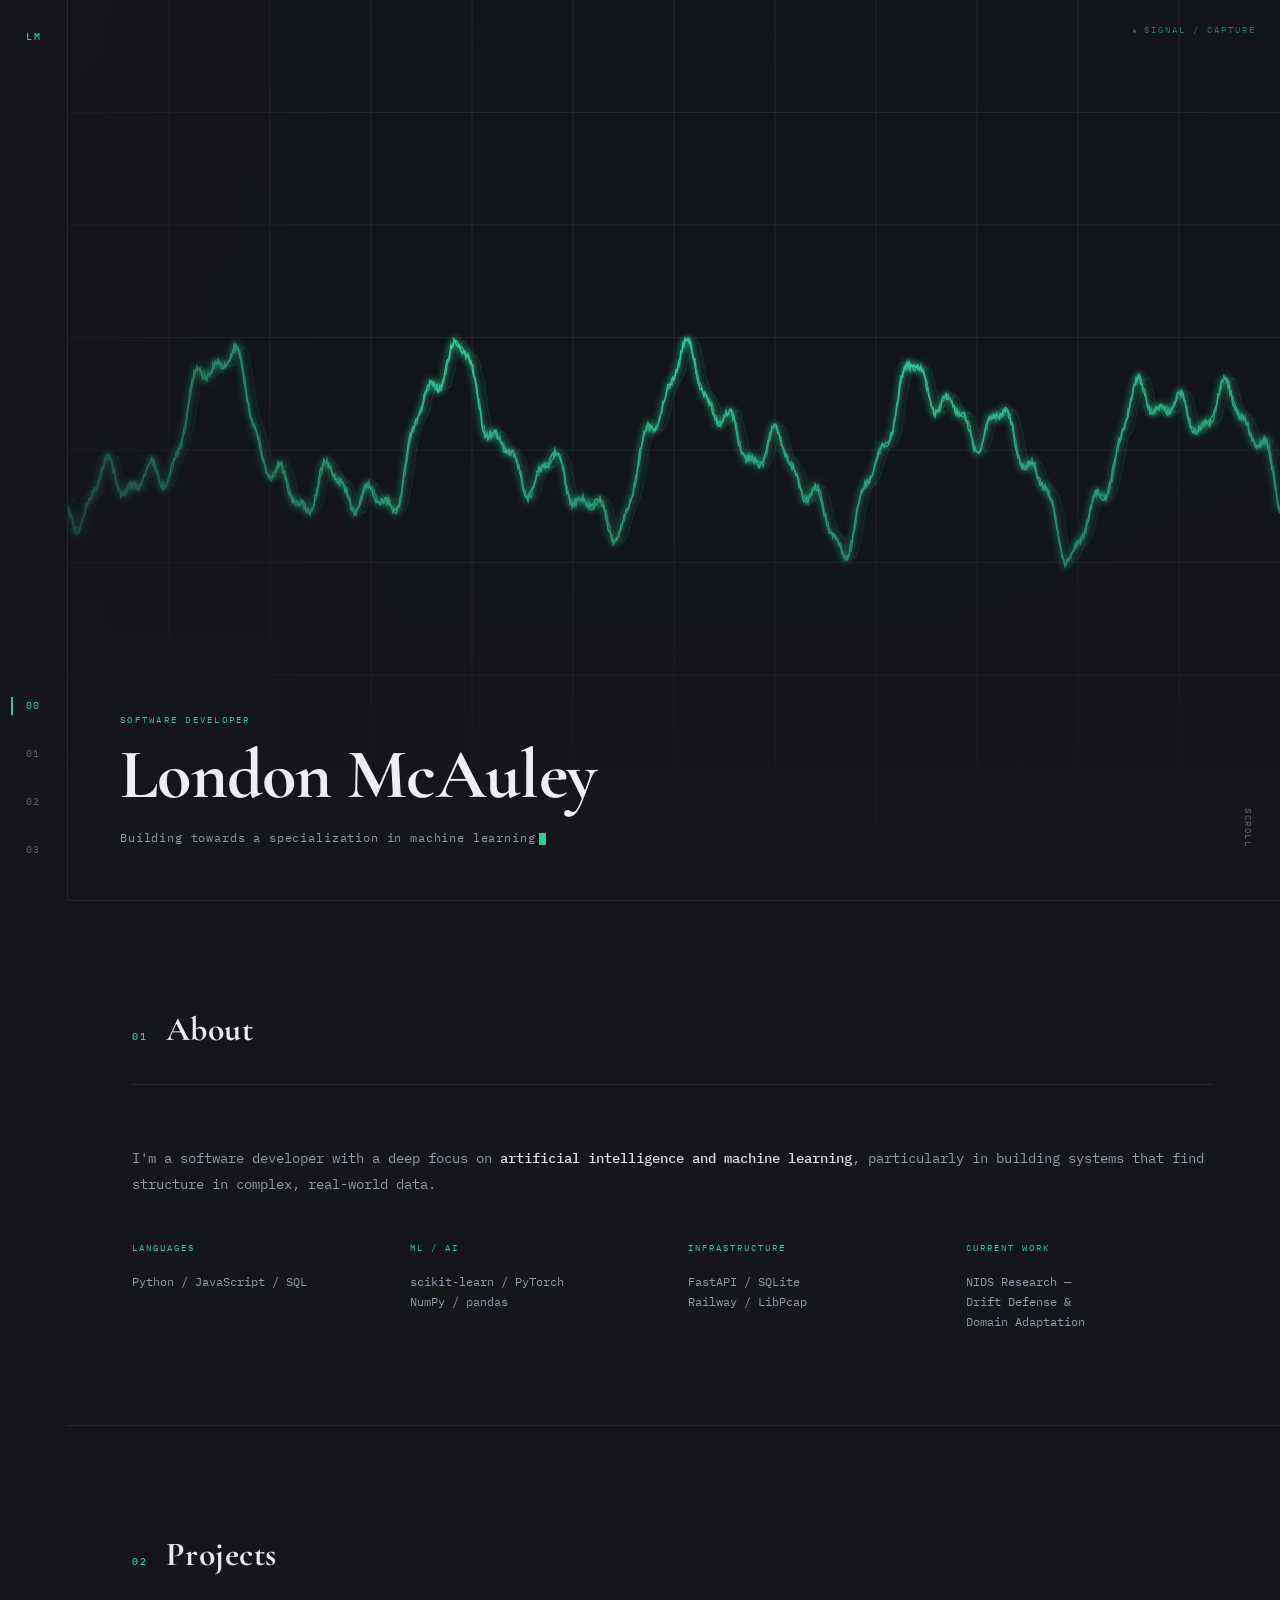
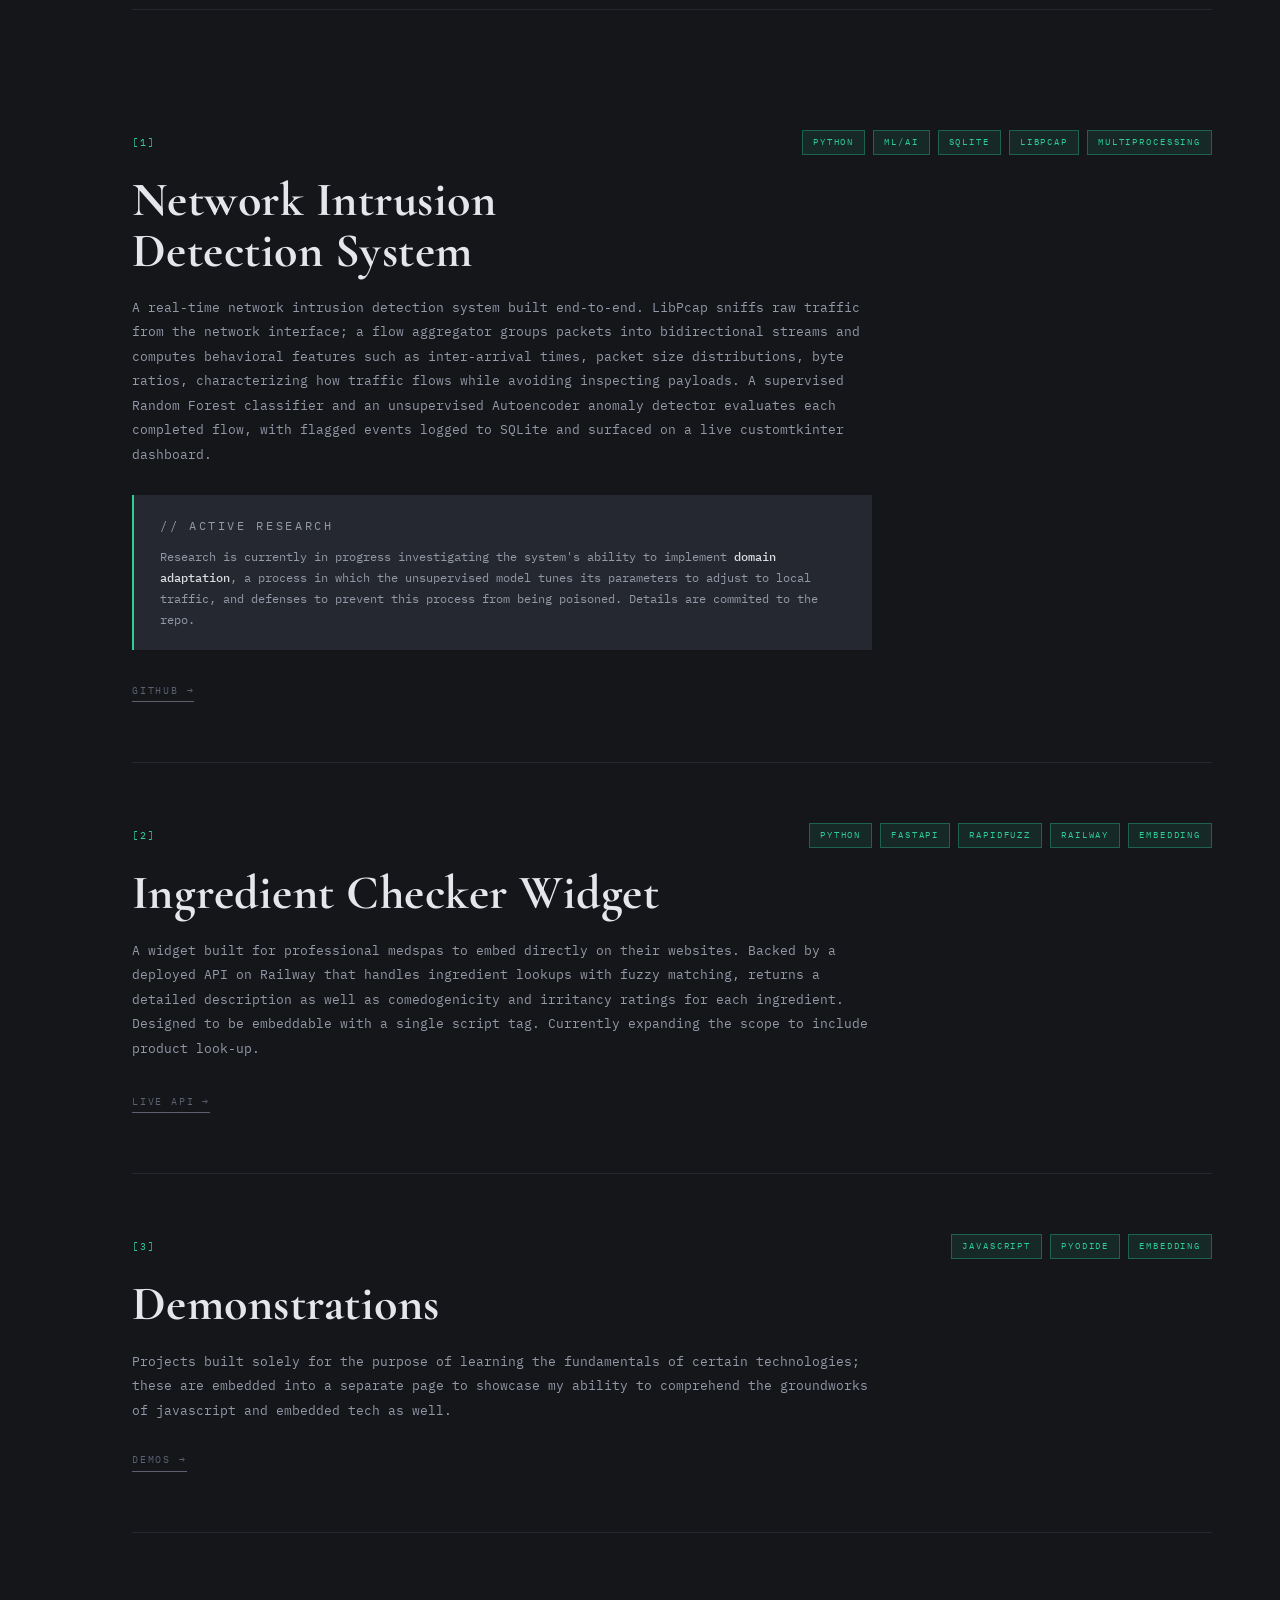
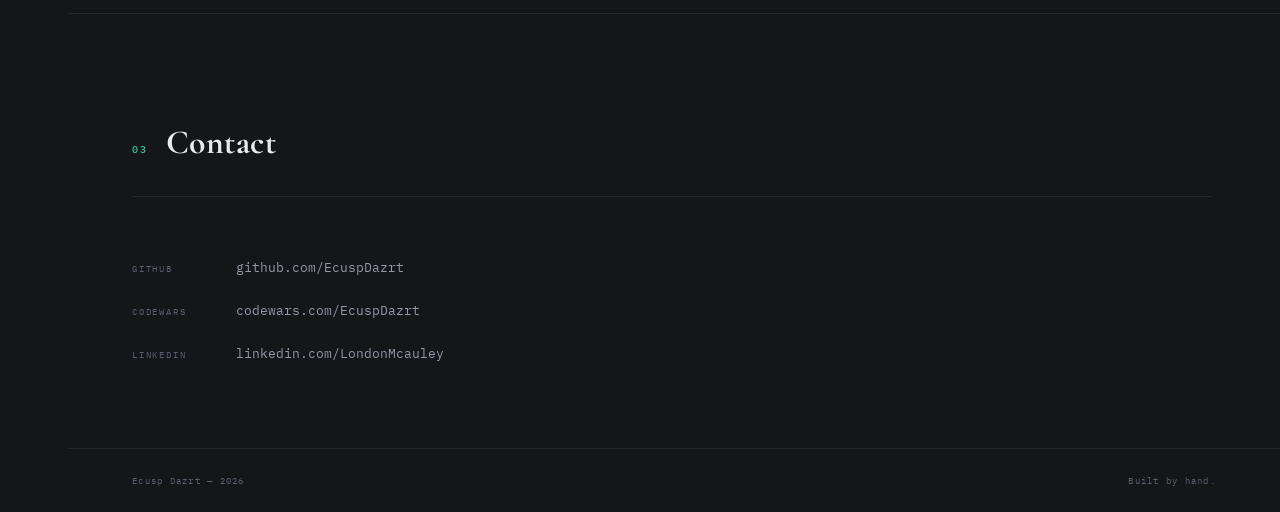
<file: index.html>
<!DOCTYPE html>
<html lang="en">
<head>
  <meta charset="UTF-8">
  <meta name="viewport" content="width=device-width, initial-scale=1.0">
  <title>Ecusp Dazrt</title>
  <link rel="preconnect" href="https://fonts.googleapis.com">
  <link rel="preconnect" href="https://fonts.gstatic.com" crossorigin>
  <link rel="stylesheet" href="style.css">
  <link href="https://fonts.googleapis.com/css2?family=IBM+Plex+Mono:ital,wght@0,400;0,500;1,400&family=Cormorant+Garamond:wght@600;700&display=swap" rel="stylesheet">
  <script src="script.js" defer></script>
</head>
<body>

<!-- ═══════════════════════════════════════════════════════════
     LEFT RAIL  (from index_1_)
═══════════════════════════════════════════════════════════ -->
<nav class="rail" aria-label="Section navigation">
  <div class="rail-logo">LM</div>
  <div class="rail-nav">
    <a href="#hero"    class="rail-item active" data-target="hero"    title="Home">00</a>
    <a href="#about"   class="rail-item"         data-target="about"   title="About">01</a>
    <a href="#work"    class="rail-item"         data-target="work"    title="Work">02</a>
    <a href="#contact" class="rail-item"         data-target="contact" title="Contact">03</a>
  </div>
</nav>

<main class="main">

  <!-- ─── HERO — OSCILLOSCOPE  (from index_1_) ─────────────── -->
  <section id="hero" class="hero">
    <canvas id="osc-canvas" aria-hidden="true"></canvas>
    <div class="hero-vignette"></div>
    <div class="osc-tag">signal&nbsp;/&nbsp;capture</div>

    <div class="hero-id">
      <div class="hero-eyebrow">Software Developer</div>
      <div class="hero-name">London McAuley</div>
      <div class="hero-desc">
        Building towards a specialization in machine learning<span class="cursor-blink" aria-hidden="true"></span>
      </div>
    </div>

    <div class="hero-scroll" aria-hidden="true">scroll</div>
  </section>

  <!-- ─── ABOUT  (index_2_ two-column layout, index_1_ tokens) -->
  <section id="about" class="section">
    <div class="section-inner">
      <div class="section-head reveal">
        <span class="s-num">01</span>
        <span class="s-title">About</span>
      </div>

      <div class="about-grid reveal">
        <div class="about-body">
          <p>
            I'm a software developer with a deep focus on <strong>artificial intelligence and machine learning</strong>, particularly in building systems that find structure in complex, real-world data.
          </p>
        </div>

        <div class="about-sidebar">
          <div class="sidebar-block">
            <p class="sidebar-label">Languages</p>
            <p class="sidebar-value">Python / JavaScript / SQL</p>
          </div>
          <div class="sidebar-block">
            <p class="sidebar-label">ML / AI</p>
            <p class="sidebar-value">scikit-learn / PyTorch<br>NumPy / pandas</p>
          </div>
          <div class="sidebar-block">
            <p class="sidebar-label">Infrastructure</p>
            <p class="sidebar-value">FastAPI / SQLite<br>Railway / LibPcap</p>
          </div>
          <div class="sidebar-block">
            <p class="sidebar-label">Current Work</p>
            <p class="sidebar-value">NIDS Research —<br>Drift Defense &amp;<br>Domain Adaptation</p>
          </div>
        </div>
      </div>
    </div>
  </section>

  <!-- ─── WORK  (index_2_ article layout, index_1_ demo panels) -->
  <section id="work" class="section">
    <div class="section-inner">
      <div class="section-head reveal">
        <span class="s-num">02</span>
        <span class="s-title">Projects</span>
      </div>

      <div class="projects-list">

        <!-- ── P.01 — NIDS  (Featured) ──────────────────────── -->
        <article class="project-article" id="project-nids">
          <div class="project-top">
            <span class="proj-index">[1]</span>
            <div class="badge-row">
              <span class="badge badge-research">Python</span>
              <span class="badge badge-research">ML/AI</span>
              <span class="badge badge-research">SQLite</span>
              <span class="badge badge-research">LibPcap</span>
              <span class="badge badge-research">MultiProcessing</span>
            </div>
          </div>

          <h2 class="project-name">Network Intrusion<br>Detection System</h2>

          <p class="project-desc">
            A real-time network intrusion detection system built end-to-end. LibPcap sniffs raw traffic from the
            network interface; a flow aggregator groups packets into bidirectional streams and computes
            behavioral features such as inter-arrival times, packet size distributions, byte ratios,
            characterizing how traffic flows while avoiding inspecting payloads. A supervised
            Random Forest classifier and an unsupervised Autoencoder anomaly detector evaluates each
            completed flow, with flagged events logged to SQLite and surfaced on a live customtkinter dashboard.
          </p>

          <div class="research-block">
            <p class="research-block-label">// Active Research</p>
            <p>
              Research is currently in progress investigating the system's ability to implement <strong>domain adaptation</strong>, a process in which
              the unsupervised model tunes its parameters to adjust to local traffic, and defenses to prevent this process
              from being poisoned. Details are commited to the repo.
            </p>
          </div>

          <div class="project-foot">
            <div class="proj-links">
              <!-- TODO: Replace '#' with your NIDS GitHub repository URL -->
              <a href="https://github.com/EcuspDazrt/NIDS" class="proj-link">GitHub →</a>
            </div>
          </div>
        </article>

        <!-- ── P.02 — Ingredient Checker ───────────────────── -->
        <article class="project-article" id="project-ingredient">
          <div class="project-top">
            <span class="proj-index">[2]</span>
            <div class="badge-row">
              <span class="badge badge-research">Python</span>
              <span class="badge badge-research">FastAPI</span>
              <span class="badge badge-research">RapidFuzz</span>
              <span class="badge badge-research">Railway</span>
              <span class="badge badge-research">Embedding</span>
            </div>
          </div>

          <h2 class="project-name">Ingredient Checker Widget</h2>

          <p class="project-desc">
            A widget built for professional medspas to embed directly on their websites. Backed by a
            deployed API on Railway that handles ingredient lookups with fuzzy matching,
            returns a detailed description as well as comedogenicity and irritancy ratings for each
            ingredient. Designed to be embeddable with a single script tag. Currently expanding the scope
            to include product look-up.
          </p>

          <!--
            TODO: When the widget is embeddable, replace this block with the live embed code.
          -->
            <div
              data-ingredient-widget
              data-api-key="8amXLI8aGnF0aAW0KLZ25iK5yWpgBNpPThYii-8W-Qw"
            ></div>

            <script src="https://ingredient-widget.vercel.app/widget.js"></script>

          <div class="project-foot" style="margin-top: 32px;">
            <div class="proj-links">
              <!-- TODO: Replace '#' with the deployed API URL -->
              <a href="#" class="proj-link">Live API →</a>
            </div>
          </div>
        </article>

        <!-- ── P.03 — 15-Puzzle Solver ──────────────────────── -->
        <article class="project-article" id="project-puzzle">
          <div class="project-top">
            <span class="proj-index">[3]</span>
            <div class="badge-row">
              <span class="badge badge-research">Javascript</span>
              <span class="badge badge-research">Pyodide</span>
              <span class="badge badge-research">Embedding</span>
            </div>
          </div>

          <h2 class="project-name">Demonstrations</h2>


          <p class="project-desc">
            Projects built solely for the purpose of learning the fundamentals of certain technologies; these are embedded
            into a separate page to showcase my ability to comprehend the groundworks of javascript and embedded tech as well.
          </p>

          <div class="project-foot" style="margin-bottom: 0;">
            <div class="proj-links">
              <a href="demos.html" class="proj-link">Demos →</a>
            </div>
          </div>
        </article>

      </div><!-- /.projects-list -->
    </div><!-- /.section-inner -->
  </section>

  <!-- ─── CONTACT  (from index_1_) ───────────────────────────── -->
  <section id="contact" class="section">
    <div class="section-inner">
      <div class="section-head reveal">
        <span class="s-num">03</span>
        <span class="s-title">Contact</span>
      </div>

      <div class="contact-rows reveal-stagger">
        <div class="c-row">
          <span class="c-label">GitHub</span>
          <a href="https://github.com/EcuspDazrt" target="_blank" rel="noopener" class="c-val">
            github.com/EcuspDazrt
          </a>
        </div>

        <div class="c-row">
          <span class="c-label">CodeWars</span>
          <a href="https://www.codewars.com/users/EcuspDazrt" target="_blank" rel="noopener" class="c-val">
            codewars.com/EcuspDazrt
          </a>
        </div>

        <!-- TODO: Replace '#' and handle with your actual LinkedIn URL -->
        <div class="c-row">
          <span class="c-label">LinkedIn</span>
          <a href="https://www.linkedin.com/in/london-mcauley-a977043a7/" target="_blank" rel="noopener" class="c-val">
            linkedin.com/LondonMcauley
          </a>
        </div>
      </div>
    </div>
  </section>

</main>

<footer class="footer">
  <span class="footer-text" id="footer-year">Ecusp Dazrt</span>
  <span class="footer-text">Built by hand.</span>
</footer>
</body>
</html>
</file>
<file: style.css>
/* ═══════════════════════════════════════════════════════════
       DESIGN SYSTEM  (index_1_ palette + fonts)
    ═══════════════════════════════════════════════════════════ */
    *, *::before, *::after { margin: 0; padding: 0; box-sizing: border-box; }

    :root {
      --bg:          #14161a;
      --surface:     #1c1f25;
      --surface-2:   #252830;
      --amber:       #2fcc95;
      --amber-dim:   rgba(47, 204, 149, 0.10);
      --text:        #dcdee3;
      --text-dim:    #5c6070;
      --text-muted:  #9499a8;
      --border:      #252830;
      --border-mid:  #30343f;
      --mono:        'IBM Plex Mono', monospace;
      --serif:       'Cormorant Garamond', serif;
      --rail-w:      68px;
      --gutter:      clamp(36px, 5vw, 80px);
      --section-max: 1080px;
    }

    html { scroll-behavior: smooth; }

    body {
      background: var(--bg);
      color: var(--text);
      font-family: var(--mono);
      font-size: 13px;
      line-height: 1.75;
      overflow-x: hidden;
    }

    /* ── SCROLLBAR ──────────────────────────────────────────── */
    ::-webkit-scrollbar          { width: 3px; }
    ::-webkit-scrollbar-track    { background: var(--bg); }
    ::-webkit-scrollbar-thumb    { background: var(--border-mid); }
    ::-webkit-scrollbar-thumb:hover { background: #484c58; }

    /* ── LEFT RAIL ──────────────────────────────────────────── */
    .rail {
      position: fixed;
      top: 0; left: 0;
      width: var(--rail-w);
      height: 100vh;
      border-right: 1px solid var(--border);
      display: flex;
      flex-direction: column;
      align-items: center;
      padding: 28px 0;
      z-index: 200;
      background: var(--bg);
    }

    .rail-logo {
      font-family: var(--mono);
      font-size: 10px;
      font-weight: 500;
      letter-spacing: 0.15em;
      color: var(--amber);
      text-transform: uppercase;
      margin-bottom: auto;
    }

    .rail-nav {
      display: flex;
      flex-direction: column;
      align-items: center;
      gap: 4px;
    }

    .rail-item {
      position: relative;
      display: flex;
      align-items: center;
      justify-content: center;
      width: 44px;
      height: 44px;
      text-decoration: none;
      color: var(--text-dim);
      font-family: var(--mono);
      font-size: 10px;
      letter-spacing: 0.12em;
      transition: color 0.25s;
    }

    .rail-item::after {
      content: '';
      position: absolute;
      left: -1px; top: 50%;
      transform: translateY(-50%) scaleY(0);
      width: 2px; height: 18px;
      background: var(--amber);
      transition: transform 0.25s cubic-bezier(0.4, 0, 0.2, 1);
      transform-origin: center;
    }

    .rail-item.active        { color: var(--amber); }
    .rail-item.active::after { transform: translateY(-50%) scaleY(1); }
    .rail-item:hover:not(.active) { color: var(--text-muted); }

    /* ── MAIN WRAPPER ───────────────────────────────────────── */
    .main { margin-left: var(--rail-w); min-height: 100vh; }

    /* ── HERO — OSCILLOSCOPE ────────────────────────────────── */
    .hero {
      position: relative;
      width: 100%;
      height: 100vh;
      overflow: hidden;
    }

    #osc-canvas {
      position: absolute;
      inset: 0;
      width: 100%; height: 100%;
      display: block;
    }

    .hero-vignette {
      position: absolute;
      inset: 0;
      background:
        linear-gradient(to top,  rgba(20,22,26,0.95) 0%,  rgba(20,22,26,0.35) 38%, transparent 62%),
        linear-gradient(to right, rgba(20,22,26,0.55) 0%, transparent 28%),
        radial-gradient(ellipse at 50% 50%, transparent 40%, rgba(20,22,26,0.25) 100%);
      pointer-events: none;
    }

    .osc-tag {
      position: absolute;
      top: 22px; right: 24px;
      font-size: 9px;
      letter-spacing: 0.22em;
      text-transform: uppercase;
      color: rgba(47, 204, 149, 0.55);
      pointer-events: none;
    }

    .osc-tag::before {
      content: '●  ';
      font-size: 7px;
      animation: osc-blink 2.4s ease-in-out infinite;
    }

    @keyframes osc-blink {
      0%,100% { opacity: 0.35; }
      50%      { opacity: 1; }
    }

    .hero-id {
      position: absolute;
      bottom: 52px;
      left: 52px; right: 52px;
    }

    .hero-eyebrow {
      font-size: 9px;
      letter-spacing: 0.25em;
      text-transform: uppercase;
      color: var(--amber);
      margin-bottom: 14px;
      opacity: 0;
      animation: fade-up 0.9s 0.4s ease forwards;
    }

    .hero-name {
      font-family: var(--serif);
      font-size: clamp(2.8rem, 5.5vw, 5rem);
      font-weight: 700;
      color: #eceef2;
      line-height: 0.95;
      letter-spacing: -0.01em;
      margin-bottom: 18px;
      opacity: 0;
      animation: fade-up 0.9s 0.6s ease forwards;
    }

    .hero-desc {
      font-size: 12px;
      color: var(--text-muted);
      letter-spacing: 0.07em;
      max-width: 520px;
      opacity: 0;
      animation: fade-up 0.9s 0.8s ease forwards;
    }

    .cursor-blink {
      display: inline-block;
      width: 7px; height: 12px;
      background: var(--amber);
      margin-left: 3px;
      vertical-align: middle;
      animation: cursor-flash 1.05s step-end infinite;
    }

    @keyframes cursor-flash {
      0%,100% { opacity: 1; }
      50%      { opacity: 0; }
    }

    @keyframes fade-up {
      from { opacity: 0; transform: translateY(14px); }
      to   { opacity: 1; transform: translateY(0); }
    }

    .hero-scroll {
      position: absolute;
      bottom: 52px; right: 24px;
      writing-mode: vertical-rl;
      font-size: 9px;
      letter-spacing: 0.18em;
      text-transform: uppercase;
      color: var(--text-dim);
      animation: fade-up 1s 1.2s ease both;
    }

    /* ── SECTION SHELL ──────────────────────────────────────── */
    .section {
      width: 100%;
      padding: 100px var(--gutter) 80px;
      border-top: 1px solid var(--border);
    }

    .section-inner {
      max-width: var(--section-max);
    }

    .section-head {
      display: flex;
      align-items: baseline;
      gap: 18px;
      padding-bottom: 24px;
      border-bottom: 1px solid var(--border);
      margin-bottom: 60px;
    }

    .s-num {
      font-size: 10px;
      font-weight: 500;
      color: var(--amber);
      letter-spacing: 0.18em;
    }

    .s-title {
      font-family: var(--serif);
      font-size: 2.1rem;
      font-weight: 700;
      color: #e8eaef;
      letter-spacing: 0.015em;
    }

    /* ── ABOUT — two-column grid (index_2_ layout) ──────────── */
    .about-grid {
      display: grid;
      grid-template-rows: repeat(2, 0.5fr);
      gap: 1px;
      align-items: start;
    }

    .about-body p {
      font-size: 14px;
      line-height: 1.88;
      color: var(--text-muted);
      margin-bottom: 10px;
    }
    .about-body p:last-child { margin-bottom: 0; }
    .about-body strong { color: var(--text); font-weight: 500; }

    .about-sidebar {
      margin-top: 26px;
      padding-top: 16px;
      display: grid;
      grid-template-columns: repeat(4, 1fr);  /* one column per category */
      gap: 32px;
    }

    .sidebar-block {
      display: flex;
      flex-direction: column;   /* label stacked above values */
      gap: 8px;
      font-size: 12px;
    }
    /*.sidebar-block:first-child { border-top: 1px solid var(--border); }*/

    .sidebar-label {
      font-size: 9px;
      letter-spacing: 0.22em;
      text-transform: uppercase;
      color: var(--amber);
      margin-bottom: 8px;
    }

    .sidebar-value {
      font-size: 12px;
      color: var(--text-muted);
      line-height: 1.65;
    }

    /* ── PROJECTS — article layout (index_2_ style) ─────────── */
    .projects-list {
      display: flex;
      flex-direction: column;
    }

    .project-article {
      padding: 60px 0;
      border-bottom: 1px solid var(--border);
      opacity: 0;
      transform: translateY(18px);
      transition: opacity 0.55s ease, transform 0.55s ease;
    }
    .project-article.visible { opacity: 1; transform: translateY(0); }

    /* Featured: amber left border + raised surface */
    .project-article.is-featured {
      background: var(--surface);
      border: 1px solid var(--border-mid);
      border-left: 3px solid var(--amber);
      padding: 52px 48px;
      margin-bottom: 0;
    }

    .project-top {
      display: flex;
      align-items: center;
      justify-content: space-between;
      margin-bottom: 20px;
    }

    .proj-index {
      font-size: 10px;
      letter-spacing: 0.18em;
      color: var(--amber);
    }

    .badge-row { display: flex; gap: 8px; }

    .badge {
      font-size: 8.5px;
      letter-spacing: 0.22em;
      text-transform: uppercase;
      padding: 4px 10px;
      border: 1px solid;
    }
    .badge-research {
      color: var(--amber);
      border-color: rgba(47, 204, 149, 0.35);
      background: var(--amber-dim);
    }
    .badge-demo {
      color: var(--text-dim);
      border-color: var(--border-mid);
    }

    .project-name {
      font-family: var(--serif);
      font-size: clamp(1.9rem, 3.8vw, 3rem);
      font-weight: 700;
      letter-spacing: 0.01em;
      line-height: 1.05;
      color: #e4e6eb;
      margin-bottom: 20px;
    }

    .project-tags {
      display: flex;
      flex-wrap: wrap;
      gap: 6px 18px;
      margin-bottom: 26px;
    }
    .project-tag {
      font-size: 10.5px;
      color: var(--text-dim);
      letter-spacing: 0.06em;
    }
    .project-tag::before { content: '# '; color: rgba(47, 204, 149, 0.38); }

    .project-desc {
      font-size: 13px;
      line-height: 1.88;
      color: var(--text-muted);
      max-width: 740px;
      margin-bottom: 28px;
    }

    /* Research callout block */
    .research-block {
      background: var(--surface-2);
      border-left: 2px solid var(--amber);
      padding: 20px 26px;
      margin-bottom: 32px;
      max-width: 740px;
    }
    .research-block-label {
      font-size: 9px;
      letter-spacing: 0.22em;
      text-transform: uppercase;
      color: var(--amber);
      margin-bottom: 10px;
    }
    .research-block p {
      font-size: 12px;
      line-height: 1.75;
      color: var(--text-muted);
    }
    .research-block strong { color: var(--text); font-weight: 500; }

    .project-foot {
      display: flex;
      align-items: center;
      justify-content: space-between;
      flex-wrap: wrap;
      gap: 16px;
    }

    .proj-links { display: flex; gap: 24px; }

    .proj-link {
      font-size: 10px;
      letter-spacing: 0.18em;
      text-transform: uppercase;
      color: var(--text-dim);
      text-decoration: none;
      border-bottom: 1px solid var(--text-dim);
      padding-bottom: 2px;
      transition: color 0.2s, border-color 0.2s;
    }
    .proj-link:hover { color: var(--amber); border-color: var(--amber); }

    .proj-status {
      font-size: 9.5px;
      letter-spacing: 0.14em;
      text-transform: uppercase;
      color: var(--text-dim);
    }
    .proj-status::before { content: '● '; }
    .proj-status.live   { color: rgba(47, 204, 149, 0.6); }
    .proj-status.active { color: #7a9a58; }

    /* Widget placeholder */
    .widget-placeholder {
      margin-top: 32px;
      border: 1px dashed var(--border-mid);
      padding: 40px 32px;
      display: flex;
      flex-direction: column;
      align-items: center;
      justify-content: center;
      gap: 10px;
      max-width: 740px;
      text-align: center;
    }
    .widget-placeholder .wph-label {
      font-size: 9px;
      letter-spacing: 0.22em;
      color: var(--amber);
      text-transform: uppercase;
    }
    .widget-placeholder .wph-note {
      font-size: 12px;
      color: var(--text-dim);
      line-height: 1.6;
    }

    /* ── INTERACTIVE DEMO PANELS (index_1_ — they work!) ────── */
    .demo-panel {
      margin-top: 32px;
      border: 1px solid var(--border-mid);
      background: var(--surface);
      padding: 22px;
      max-width: 300px;
    }

    .demo-label {
      font-size: 9px;
      letter-spacing: 0.2em;
      text-transform: uppercase;
      color: var(--text-dim);
      padding-bottom: 14px;
      margin-bottom: 16px;
      border-bottom: 1px solid var(--border);
    }

    #puzzle-board {
      display: grid;
      grid-template-columns: repeat(4, 1fr);
      gap: 3px;
      margin-bottom: 14px;
      width: 100%;
    }

    .p-tile {
      aspect-ratio: 1;
      display: flex;
      align-items: center;
      justify-content: center;
      background: var(--surface-2);
      font-family: var(--mono);
      font-size: 14px;
      font-weight: 500;
      color: var(--text);
      cursor: pointer;
      transition: background 0.12s;
      user-select: none;
    }
    .p-tile:hover:not(.p-empty) { background: #2a2e38; }
    .p-tile.p-empty {
      background: transparent;
      border: 1px dashed var(--border-mid);
      cursor: default;
    }

    #digit-canvas {
      display: block;
      width: 100%;
      aspect-ratio: 1;
      background: #0e1014;
      border: 1px solid var(--border-mid);
      cursor: crosshair;
      image-rendering: pixelated;
      margin-bottom: 14px;
    }

    .demo-controls {
      display: flex;
      gap: 8px;
      margin-bottom: 12px;
    }

    .d-btn {
      flex: 1;
      font-family: var(--mono);
      font-size: 10px;
      letter-spacing: 0.14em;
      text-transform: uppercase;
      padding: 8px 12px;
      background: transparent;
      border: 1px solid var(--border-mid);
      color: var(--text-dim);
      cursor: pointer;
      transition: border-color 0.2s, color 0.2s, background 0.2s;
    }
    .d-btn:hover, .d-btn.primary { border-color: var(--amber); color: var(--amber); }
    .d-btn.primary:hover { background: var(--amber-dim); }

    .d-status {
      font-size: 10px;
      color: var(--text-dim);
      min-height: 16px;
      line-height: 1.4;
    }
    .d-status.ok   { color: #4ade80; }
    .d-status.err  { color: #f87171; }
    .d-status.busy { color: var(--amber); }

    /* ── CONTACT ────────────────────────────────────────────── */
    .contact-rows {
      display: flex;
      flex-direction: column;
      gap: 18px;
    }

    .c-row {
      display: grid;
      grid-template-columns: 88px 1fr;
      align-items: baseline;
      gap: 16px;
    }

    .c-label {
      font-size: 9px;
      letter-spacing: 0.2em;
      text-transform: uppercase;
      color: var(--text-dim);
    }

    .c-val {
      font-size: 13px;
      color: var(--text-muted);
      text-decoration: none;
      border-bottom: 1px solid transparent;
      padding-bottom: 1px;
      width: fit-content;
      transition: color 0.2s, border-color 0.2s;
    }
    .c-val:hover { color: var(--amber); border-bottom-color: var(--amber); }

    /* ── FOOTER ─────────────────────────────────────────────── */
    .footer {
      border-top: 1px solid var(--border);
      margin-left: var(--rail-w);
      padding: 24px var(--gutter);
      display: flex;
      justify-content: space-between;
      align-items: center;
    }

    .footer-text {
      font-size: 9px;
      letter-spacing: 0.14em;
      color: var(--text-dim);
    }

    /* ── SCROLL REVEAL ──────────────────────────────────────── */
    .reveal {
      opacity: 0;
      transform: translateY(16px);
      transition: opacity 0.65s ease, transform 0.65s ease;
    }
    .reveal.visible { opacity: 1; transform: translateY(0); }

    .reveal-stagger > * {
      opacity: 0;
      transform: translateY(12px);
      transition: opacity 0.55s ease, transform 0.55s ease;
    }
    .reveal-stagger.visible > *:nth-child(1) { opacity: 1; transform: none; transition-delay: 0.05s; }
    .reveal-stagger.visible > *:nth-child(2) { opacity: 1; transform: none; transition-delay: 0.13s; }
    .reveal-stagger.visible > *:nth-child(3) { opacity: 1; transform: none; transition-delay: 0.21s; }
    .reveal-stagger.visible > *:nth-child(4) { opacity: 1; transform: none; transition-delay: 0.29s; }

    /* ── RESPONSIVE ─────────────────────────────────────────── */
    @media (max-width: 920px) {
      .about-grid { grid-template-columns: 1fr; gap: 48px; }
      .about-sidebar {
        border-left: none;
        padding-left: 0;
        border-top: 1px solid var(--border);
        padding-top: 36px;
      }
      .project-article.is-featured { padding: 40px 24px; }
    }

    @media (max-width: 768px) {
      .rail    { display: none; }
      .main    { margin-left: 0; }
      .footer  { margin-left: 0; padding: 24px; }
      .section { padding: 72px 24px 56px; }
      .hero-id { left: 24px; right: 24px; bottom: 40px; }
      .hero-scroll { display: none; }
      .demo-panel  { max-width: 100%; }
      .c-row { grid-template-columns: 1fr; gap: 4px; }
    }
</file>
